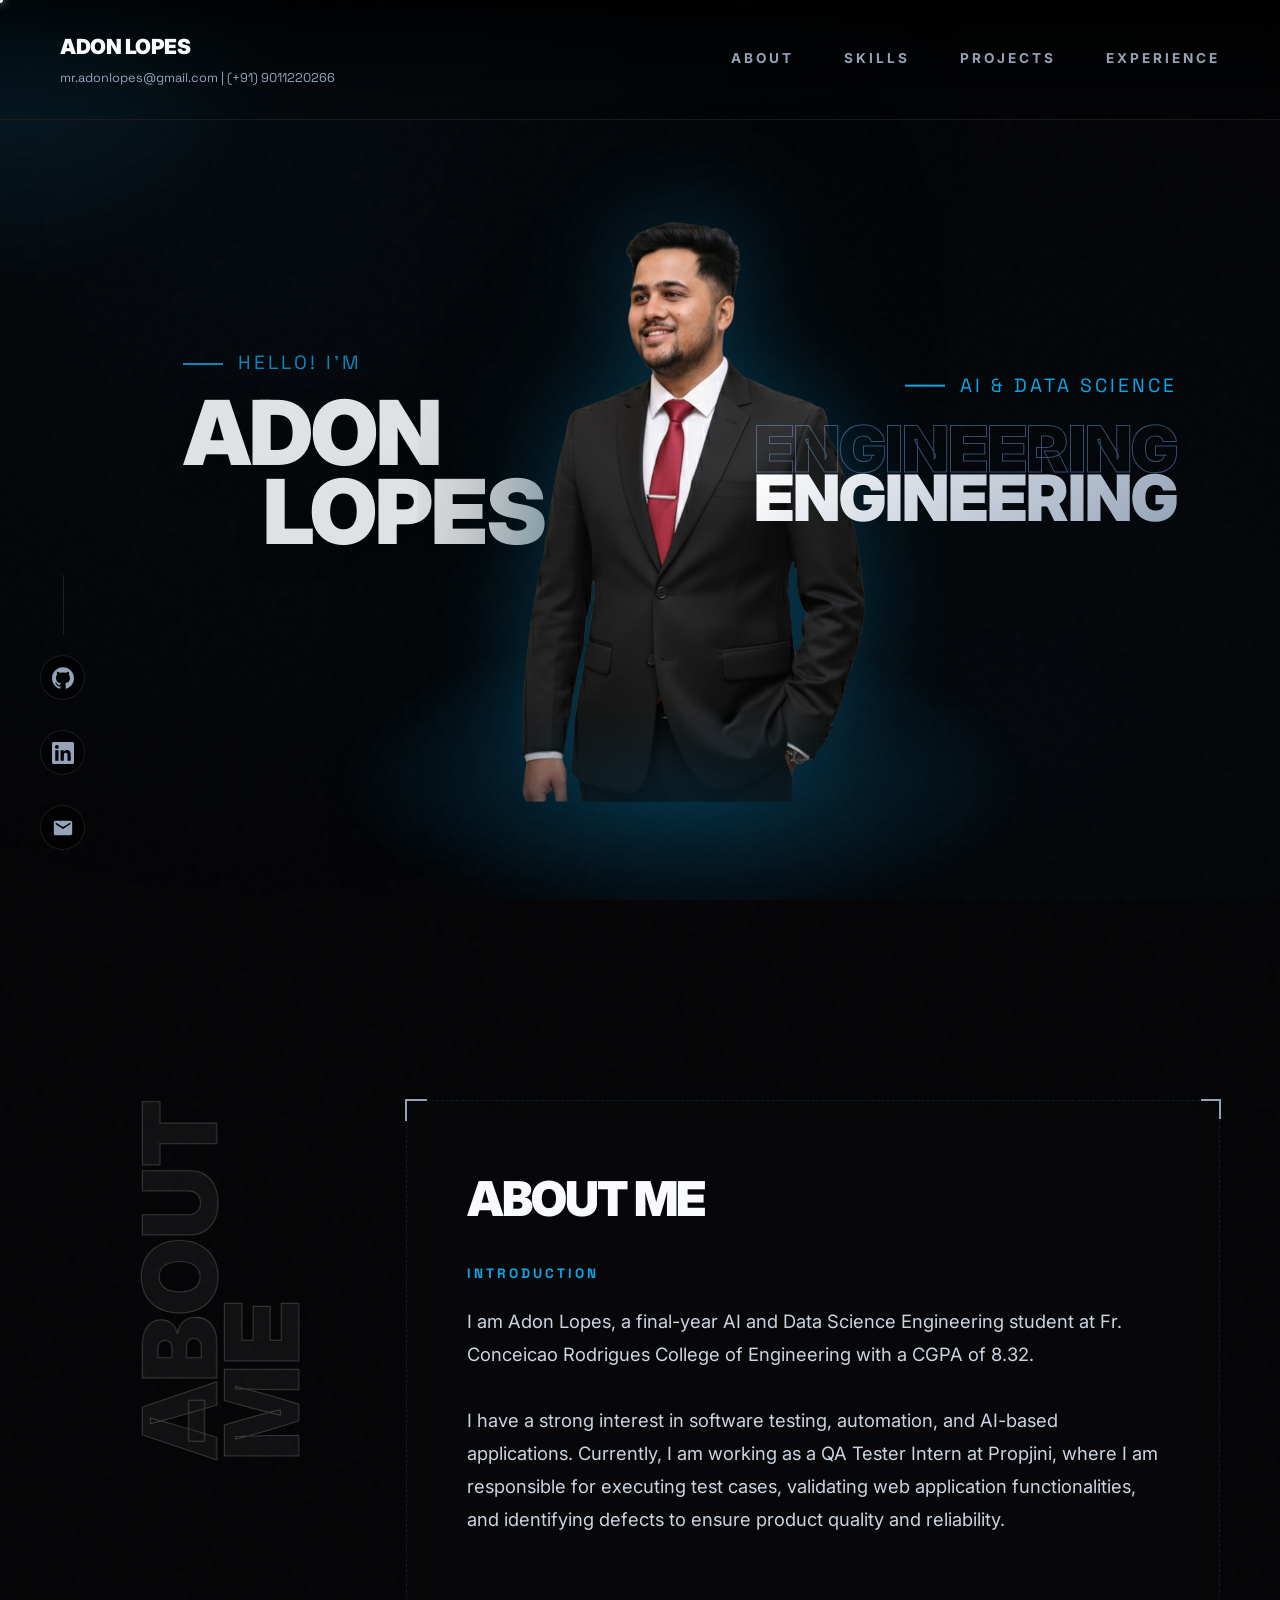
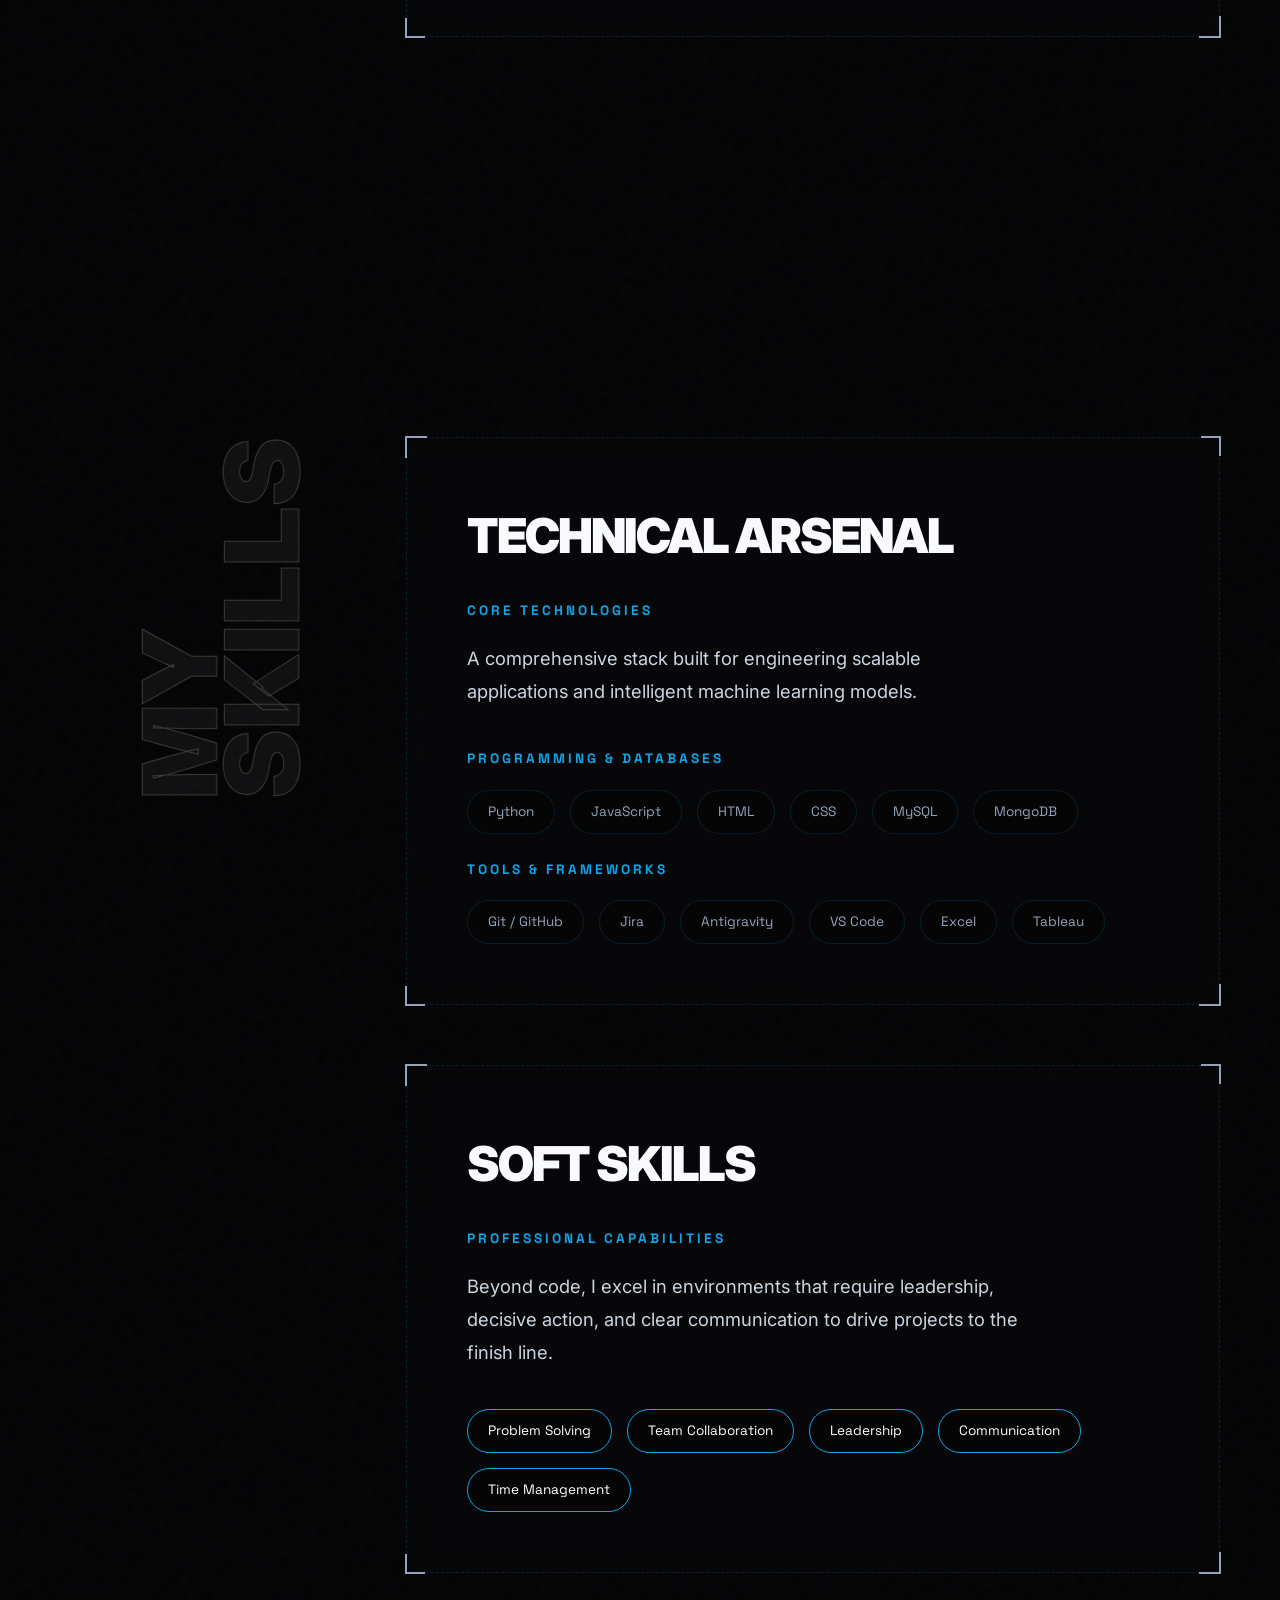
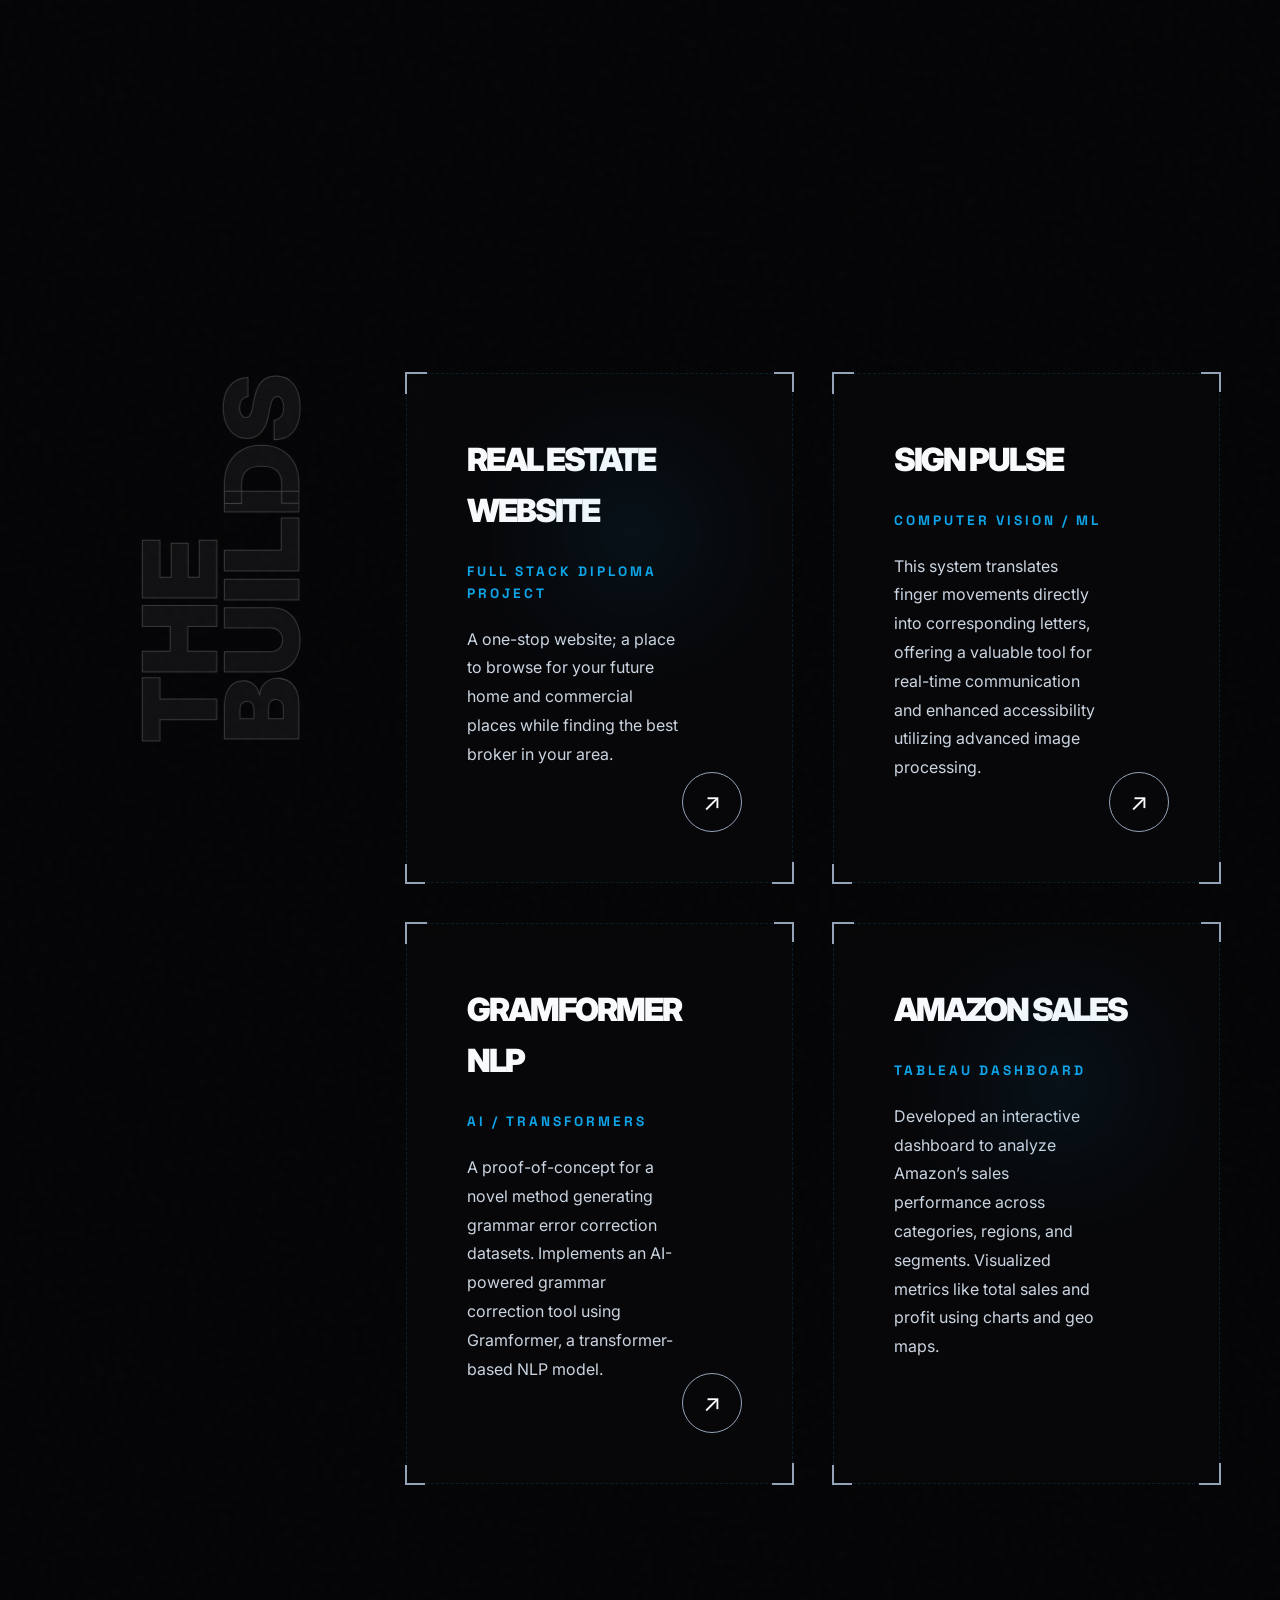
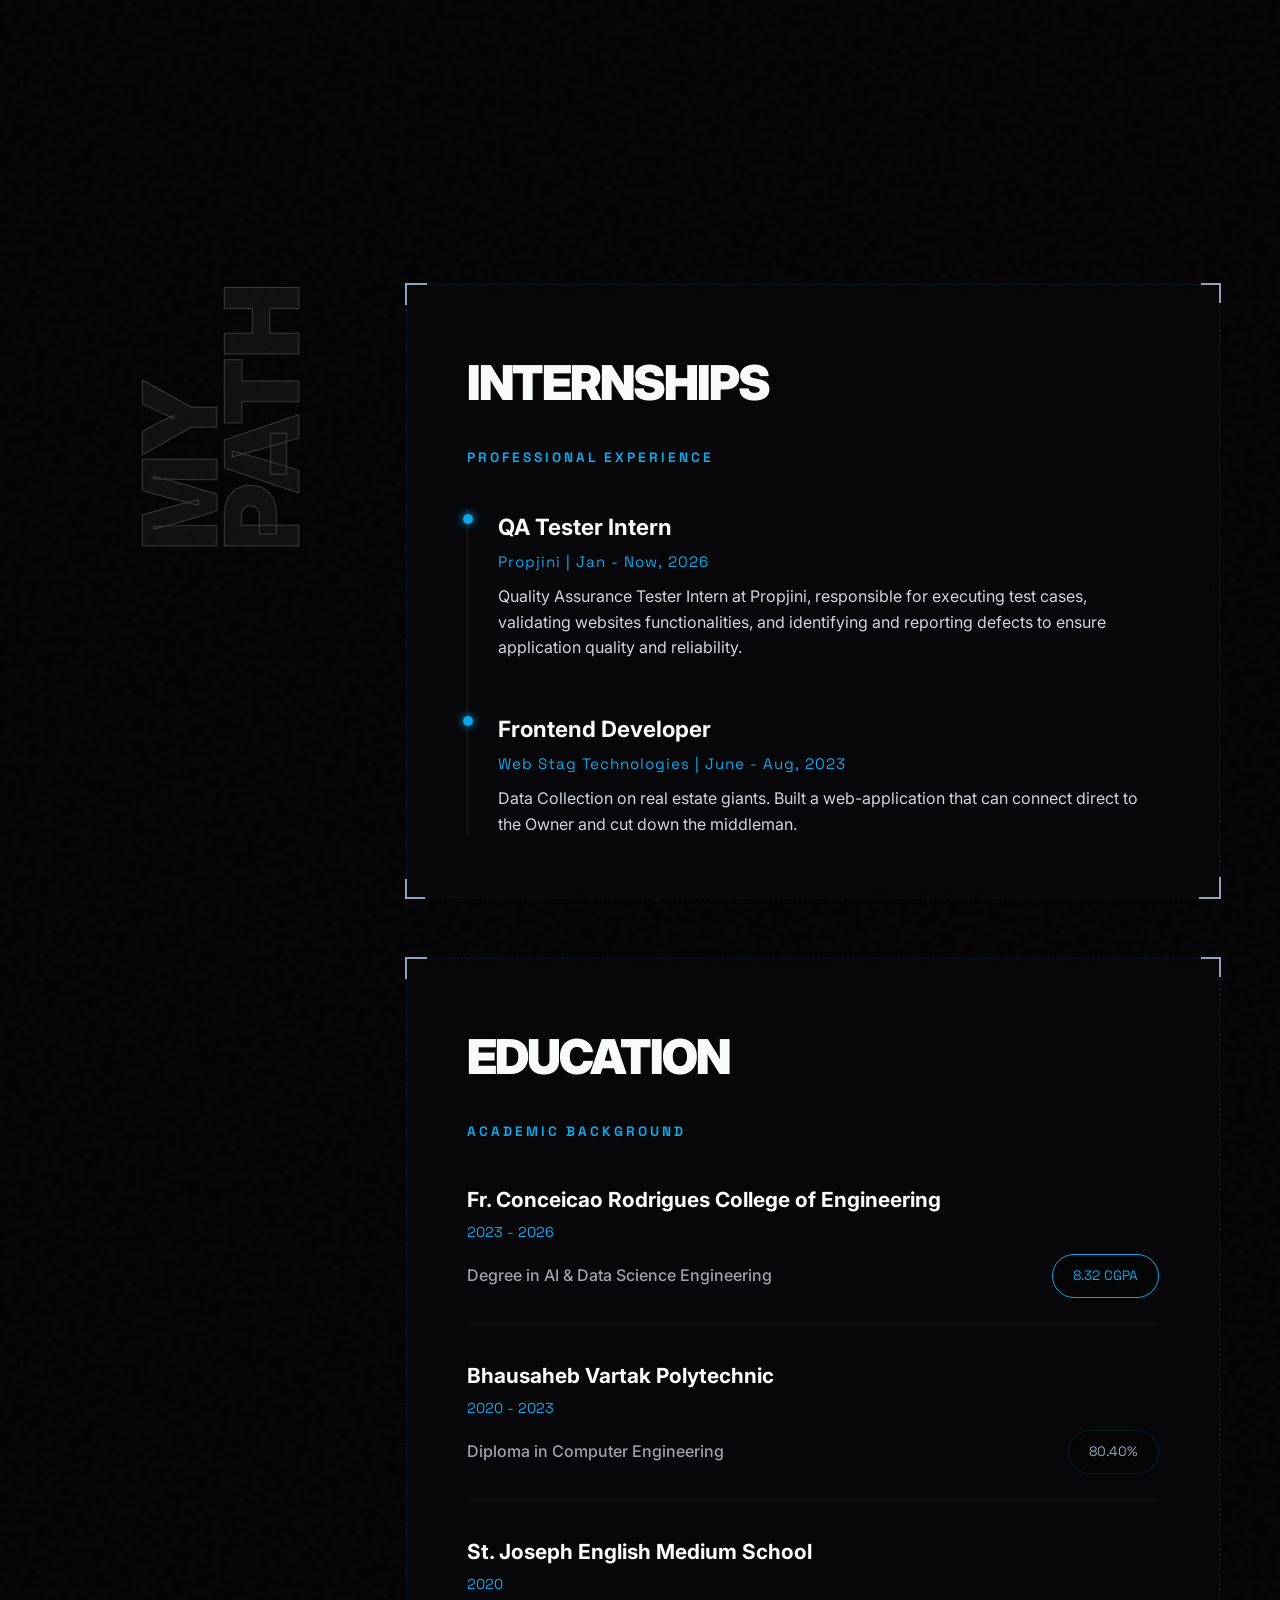
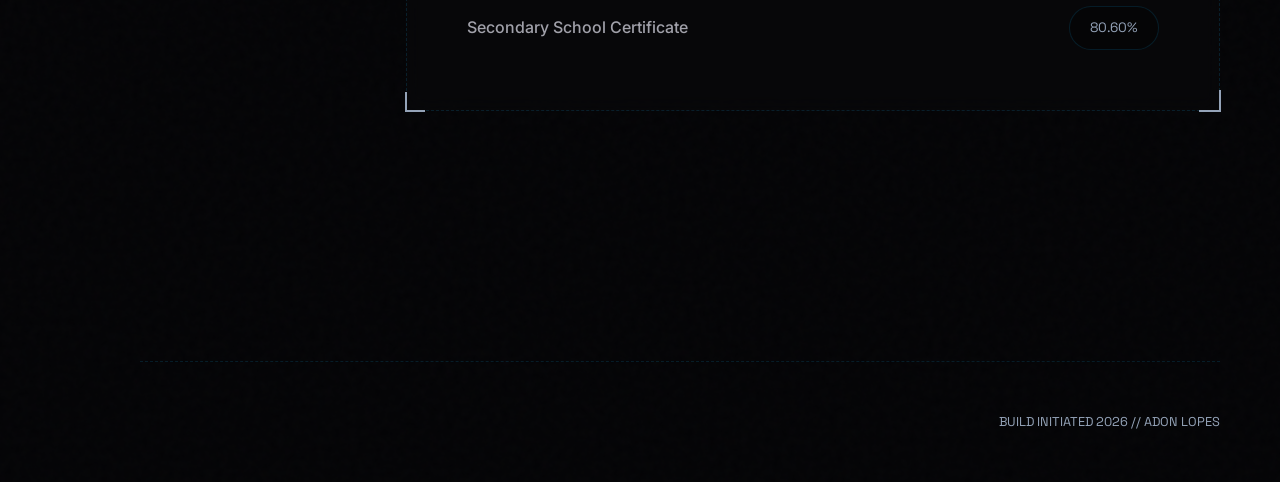
<file: index.html>
<!DOCTYPE html>
<html lang="en">

<head>
  <meta charset="UTF-8">
  <meta name="viewport" content="width=device-width, initial-scale=1.0">
  <title>Adon Lopes | Engineering & Design</title>
  <!-- Google Fonts for the modern, heavy typography -->
  <link
    href="https://fonts.googleapis.com/css2?family=Inter:wght@400;500;700;900&family=Space+Grotesk:wght@400;700&display=swap"
    rel="stylesheet">
  <link rel="stylesheet" href="style.css">
  <style>
    body.edit-mode-active * {
      cursor: auto !important;
    }
  </style>
</head>

<body>

  <!-- CUSTOM CURSOR -->
  <div id="cursor-glow"></div>
  <div id="cursor-dot"></div>

  <!-- AMBIENT BACKGROUND GLOWS -->
  <div class="ambient-glow glow-left"></div>
  <div class="ambient-glow glow-right"></div>

  <!-- HEADER / NAV -->
  <header style="border-bottom: 1px solid rgba(255, 255, 255, 0.1);">
    <div class="header-left" style="display: flex; flex-direction: column;">
      <div class="nav-brand">adon lopes</div>
      <div class="nav-contact" style="font-size: 0.8rem; font-family: 'Space Grotesk', monospace; margin-top: 5px;">
        <a href="mailto:mr.adonlopes@gmail.com" class="hover-target"
          style="color: var(--text-muted); text-decoration: none;">mr.adonlopes@gmail.com</a>
        <span style="color: var(--text-muted);"> | </span>
        <a href="tel:+919011220266" class="hover-target" style="color: var(--text-muted); text-decoration: none;">(+91)
          9011220266</a>
      </div>
    </div>
    <nav class="nav-links">
      <a href="#about" class="hover-target">About</a>
      <a href="#skills" class="hover-target">Skills</a>
      <a href="#projects" class="hover-target">Projects</a>
      <a href="#experience" class="hover-target">Experience</a>
    </nav>
  </header>

  <!-- FLOATING LEFT SOCIAL SIDEBAR -->
  <div class="social-sidebar">
    <a href="https://github.com/adonlopes" target="_blank" class="social-icon-wrapper hover-target">
      <svg class="social-icon" viewBox="0 0 24 24">
        <path
          d="M12 .297c-6.63 0-12 5.373-12 12 0 5.303 3.438 9.8 8.205 11.385.6.113.82-.258.82-.577 0-.285-.01-1.04-.015-2.04-3.338.724-4.042-1.61-4.042-1.61C4.422 18.07 3.633 17.7 3.633 17.7c-1.087-.744.084-.729.084-.729 1.205.084 1.838 1.236 1.838 1.236 1.07 1.835 2.809 1.305 3.495.998.108-.776.417-1.305.76-1.605-2.665-.3-5.466-1.332-5.466-5.93 0-1.31.465-2.38 1.235-3.22-.135-.303-.54-1.523.105-3.176 0 0 1.005-.322 3.3 1.23.96-.267 1.98-.399 3-.405 1.02.006 2.04.138 3 .405 2.28-1.552 3.285-1.23 3.285-1.23.645 1.653.24 2.873.12 3.176.765.84 1.23 1.91 1.23 3.22 0 4.61-2.805 5.625-5.475 5.92.42.36.81 1.096.81 2.22 0 1.606-.015 2.896-.015 3.286 0 .315.21.69.825.57C20.565 22.092 24 17.592 24 12.297c0-6.627-5.373-12-12-12" />
      </svg>
    </a>
    <a href="https://www.linkedin.com/in/adon-lopes-a5a648296/" target="_blank"
      class="social-icon-wrapper hover-target">
      <svg class="social-icon" viewBox="0 0 24 24">
        <path
          d="M20.447 20.452h-3.554v-5.569c0-1.328-.027-3.037-1.852-3.037-1.853 0-2.136 1.445-2.136 2.939v5.667H9.351V9h3.414v1.561h.046c.477-.9 1.637-1.85 3.37-1.85 3.601 0 4.267 2.37 4.267 5.455v6.286zM5.337 7.433c-1.144 0-2.063-.926-2.063-2.065 0-1.138.92-2.063 2.063-2.063 1.14 0 2.064.925 2.064 2.063 0 1.139-.925 2.065-2.064 2.065zm1.782 13.019H3.555V9h3.564v11.452zM22.225 0H1.771C.792 0 0 .774 0 1.729v20.542C0 23.227.792 24 1.771 24h20.451C23.2 24 24 23.227 24 22.271V1.729C24 .774 23.2 0 22.222 0h.003z" />
      </svg>
    </a>
    <a href="mailto:mr.adonlopes@gmail.com" class="social-icon-wrapper hover-target">
      <svg class="social-icon" viewBox="0 0 24 24">
        <path
          d="M20 4H4c-1.1 0-1.99.9-1.99 2L2 18c0 1.1.9 2 2 2h16c1.1 0 2-.9 2-2V6c0-1.1-.9-2-2-2zm0 4l-8 5-8-5V6l8 5 8-5v2z" />
      </svg>
    </a>
  </div>

  <!-- MAIN CONTENT -->
  <main>

    <!-- HERO -->
    <section class="hero" id="home"
      style="overflow: hidden; position: relative; display: flex; align-items: flex-end; justify-content: flex-start; padding: 0;">

      <!-- LAYER 1 (BACK): Name text behind the person -->
      <div
        style="position: absolute; left: 0; bottom: 0; width: 100%; height: 100%; display: flex; flex-direction: column; justify-content: center; padding-left: 4%; z-index: 1; pointer-events: none; user-select: none;">
        <div class="hero-pre-title" style="opacity: 0.8;">Hello! I'm</div>
        <div class="hero-title"
          style="font-size: clamp(3.5rem, 7vw, 8rem); line-height: 0.88; opacity: 0.9; letter-spacing: -2px;">
          ADON<br><span style="margin-left: 80px; display: inline-block;">LOPES</span></div>
      </div>

      <!-- LAYER 2 (MIDDLE): Person image — centered, bigger, cropped at bottom -->
      <div
        style="position: absolute; left: 50%; transform: translateX(-50%); bottom: 0; z-index: 2; display: flex; align-items: flex-end; height: 100%;">
        <!-- Glow under the feet -->
        <div
          style="position: absolute; bottom: -30px; left: 50%; transform: translateX(-50%); width: 700px; height: 300px;
                    background: radial-gradient(ellipse, rgba(14,165,233,0.25) 0%, transparent 70%); pointer-events: none;">
        </div>
        <img src="adon_hero.png" alt="Adon Lopes" id="hero-photo" style="height: 150vh; max-height: 920px; width: auto; object-fit: contain; object-position: bottom; display: block;
                 -webkit-mask-image: linear-gradient(to top, transparent 0%, black 22%, black 100%);
                 mask-image: linear-gradient(to top, transparent 0%, black 22%, black 100%);
                 filter: drop-shadow(0 0 50px rgba(14,165,233,0.3)) drop-shadow(0 -10px 80px rgba(0,0,0,0.6));">
      </div>

      <!-- LAYER 3 (FRONT): Role text, right side, on top of everything -->
      <div style="position: absolute; right: 4%; top: 50%; transform: translateY(-50%); z-index: 4; text-align: right;">
        <div class="hero-pre-title" style="justify-content: flex-end;">AI &amp; DATA SCIENCE</div>
        <div class="hero-role-outline" style="font-size: clamp(2.5rem, 5vw, 5.5rem);">ENGINEERING</div>
        <div class="hero-role-solid" style="font-size: clamp(2.5rem, 5vw, 5.5rem);">ENGINEERING</div>
      </div>

    </section>

    <!-- ABOUT ME -->
    <section id="about">
      <div class="section-title-vertical">ABOUT<br>ME</div>

      <div class="section-content">
        <div class="hud-card hover-target">
          <div class="corner-tr"></div>
          <div class="corner-bl"></div>

          <h3 class="hud-title">About Me</h3>
          <span class="hud-label">Introduction</span>
          <p class="hud-desc" style="max-width: 100%;">
            I am Adon Lopes, a final-year AI and Data Science Engineering student at Fr. Conceicao Rodrigues College of
            Engineering with a CGPA of 8.32.<br><br>
            I have a strong interest in software testing, automation, and AI-based applications. Currently, I am working
            as a QA Tester Intern at Propjini, where I am responsible for executing test cases, validating web
            application functionalities, and identifying defects to ensure product quality and reliability.
          </p>
        </div>
      </div>
    </section>

    <!-- WHAT I DO / SKILLS -->
    <section id="skills">
      <div class="section-title-vertical">MY<br>SKILLS</div>

      <div class="section-content">
        <!-- Technical Arsenal Card -->
        <div class="hud-card hover-target">
          <div class="corner-tr"></div>
          <div class="corner-bl"></div>

          <h3 class="hud-title">Technical Arsenal</h3>
          <span class="hud-label">Core Technologies</span>
          <p class="hud-desc">
            A comprehensive stack built for engineering scalable applications and intelligent machine learning models.
          </p>

          <span class="hud-label" style="margin-top: 30px;">Programming & Databases</span>
          <div class="skill-tray" style="margin-bottom: 25px;">
            <span class="hud-chip">Python</span>
            <span class="hud-chip">JavaScript</span>
            <span class="hud-chip">HTML</span>
            <span class="hud-chip">CSS</span>
            <span class="hud-chip">MySQL</span>
            <span class="hud-chip">MongoDB</span>
          </div>

          <span class="hud-label">Tools & Frameworks</span>
          <div class="skill-tray">
            <span class="hud-chip">Git / GitHub</span>
            <span class="hud-chip">Jira</span>
            <span class="hud-chip">Antigravity</span>
            <span class="hud-chip">VS Code</span>
            <span class="hud-chip">Excel</span>
            <span class="hud-chip">Tableau</span>
          </div>
        </div>

        <!-- Soft Skills Card -->
        <div class="hud-card hover-target">
          <div class="corner-tr"></div>
          <div class="corner-bl"></div>

          <h3 class="hud-title">Soft Skills</h3>
          <span class="hud-label">Professional Capabilities</span>
          <p class="hud-desc">
            Beyond code, I excel in environments that require leadership, decisive action, and clear communication to
            drive projects to the finish line.
          </p>

          <div class="skill-tray" style="margin-top: 30px;">
            <span class="hud-chip" style="border-color: var(--accent-blue); color: #fff;">Problem Solving</span>
            <span class="hud-chip" style="border-color: var(--accent-blue); color: #fff;">Team Collaboration</span>
            <span class="hud-chip" style="border-color: var(--accent-blue); color: #fff;">Leadership</span>
            <span class="hud-chip" style="border-color: var(--accent-blue); color: #fff;">Communication</span>
            <span class="hud-chip" style="border-color: var(--accent-blue); color: #fff;">Time Management</span>
          </div>
        </div>
      </div>
    </section>

    <!-- PROJECTS -->
    <section id="projects">
      <div class="section-title-vertical">THE<br>BUILDS</div>

      <div class="section-content grid-2" style="display: grid; grid-template-columns: repeat(2, 1fr); gap: 40px;">

        <!-- Project 1 -->
        <div class="hud-card hover-target">
          <div class="corner-tr"></div>
          <div class="corner-bl"></div>
          <div class="card-orb cyan"></div>

          <h3 class="hud-title" style="font-size: 2rem;">Real Estate Website</h3>
          <span class="hud-label">Full Stack Diploma Project</span>
          <p class="hud-desc" style="font-size: 1rem;">
            A one-stop website; a place to browse for your future home and commercial places while finding the best
            broker in your area.
          </p>
          <a href="https://github.com/adonlopes/Realestate-Website-" target="_blank" class="hud-btn hover-target">↗</a>
        </div>

        <!-- Project 2 -->
        <div class="hud-card hover-target">
          <div class="corner-tr"></div>
          <div class="corner-bl"></div>

          <h3 class="hud-title" style="font-size: 2rem;">Sign Pulse</h3>
          <span class="hud-label">Computer Vision / ML</span>
          <p class="hud-desc" style="font-size: 1rem;">
            This system translates finger movements directly into corresponding letters, offering a valuable tool for
            real-time communication and enhanced accessibility utilizing advanced image processing.
          </p>
          <a href="https://github.com/adonlopes/signLang" target="_blank" class="hud-btn hover-target">↗</a>
        </div>

        <!-- Project 3 -->
        <div class="hud-card hover-target">
          <div class="corner-tr"></div>
          <div class="corner-bl"></div>

          <h3 class="hud-title" style="font-size: 2rem;">Gramformer NLP</h3>
          <span class="hud-label">AI / Transformers</span>
          <p class="hud-desc" style="font-size: 1rem;">
            A proof-of-concept for a novel method generating grammar error correction datasets. Implements an AI-powered
            grammar correction tool using Gramformer, a transformer-based NLP model.
          </p>
          <a href="https://github.com/adonlopes/Grammer_Correction-using-NLP" target="_blank"
            class="hud-btn hover-target">↗</a>
        </div>

        <!-- Project 4 -->
        <div class="hud-card hover-target">
          <div class="corner-tr"></div>
          <div class="corner-bl"></div>
          <div class="card-orb cyan"></div>

          <h3 class="hud-title" style="font-size: 2rem;">Amazon Sales</h3>
          <span class="hud-label">Tableau Dashboard</span>
          <p class="hud-desc" style="font-size: 1rem;">
            Developed an interactive dashboard to analyze Amazon’s sales performance across categories, regions, and
            segments. Visualized metrics like total sales and profit using charts and geo maps.
          </p>
        </div>

      </div>
    </section>

    <!-- EDUCATION & EXPERIENCE TIMELINE -->
    <section id="experience">
      <div class="section-title-vertical">MY<br>PATH</div>

      <div class="section-content">

        <!-- INTERNSHIPS -->
        <div class="hud-card hover-target" style="padding-bottom: 60px;">
          <div class="corner-tr"></div>
          <div class="corner-bl"></div>

          <h3 class="hud-title">Internships</h3>
          <span class="hud-label">Professional Experience</span>

          <div style="margin-top: 40px; border-left: 1px solid var(--border-dashed); padding-left: 30px;">
            <div style="margin-bottom: 50px; position:relative;">
              <div
                style="position:absolute; width: 10px; height: 10px; background:var(--accent-blue); border-radius:50%; left:-35px; top:5px; box-shadow: 0 0 10px var(--accent-blue);">
              </div>
              <h4 style="font-size: 1.4rem; margin-bottom: 5px;">QA Tester Intern</h4>
              <p
                style="color: var(--accent-blue); font-family: 'Space Grotesk', monospace; font-size: 0.95rem; margin-bottom: 10px; letter-spacing: 1px;">
                Propjini | Jan - Now, 2026
              </p>
              <p style="color:#d1d5db; line-height: 1.6;">
                Quality Assurance Tester Intern at Propjini, responsible for executing test cases, validating websites
                functionalities, and identifying and reporting defects to ensure application quality and reliability.
              </p>
            </div>

            <div style="position:relative;">
              <div
                style="position:absolute; width: 10px; height: 10px; background:var(--accent-blue); border-radius:50%; left:-35px; top:5px; box-shadow: 0 0 10px var(--accent-blue);">
              </div>
              <h4 style="font-size: 1.4rem; margin-bottom: 5px;">Frontend Developer</h4>
              <p
                style="color: var(--accent-blue); font-family: 'Space Grotesk', monospace; font-size: 0.95rem; margin-bottom: 10px; letter-spacing: 1px;">
                Web Stag Technologies | June - Aug, 2023
              </p>
              <p style="color:#d1d5db; line-height: 1.6;">
                Data Collection on real estate giants. Built a web-application that can connect direct to the Owner and
                cut down the middleman.
              </p>
            </div>
          </div>
        </div>

        <!-- EDUCATION -->
        <div class="hud-card hover-target">
          <div class="corner-tr"></div>
          <div class="corner-bl"></div>

          <h3 class="hud-title">Education</h3>
          <span class="hud-label">Academic Background</span>

          <div style="margin-top: 40px; display:flex; flex-direction:column; gap:35px;">

            <div style="border-bottom: 1px solid rgba(255,255,255,0.05); padding-bottom: 25px;">
              <h4 style="font-size: 1.3rem; margin-bottom: 5px; color: #fff;">Fr. Conceicao Rodrigues College of
                Engineering</h4>
              <p
                style="color: var(--accent-blue); font-family: 'Space Grotesk', monospace; font-size: 0.9rem; margin-bottom: 10px;">
                2023 - 2026</p>
              <div style="display: flex; justify-content: space-between; align-items: center;">
                <p style="color: #a1a1aa; font-weight: 500;">Degree in AI & Data Science Engineering</p>
                <span class="hud-chip" style="border-color: var(--accent-blue); color: var(--accent-blue);">8.32
                  CGPA</span>
              </div>
            </div>

            <div style="border-bottom: 1px solid rgba(255,255,255,0.05); padding-bottom: 25px;">
              <h4 style="font-size: 1.3rem; margin-bottom: 5px; color: #fff;">Bhausaheb Vartak Polytechnic</h4>
              <p
                style="color: var(--accent-blue); font-family: 'Space Grotesk', monospace; font-size: 0.9rem; margin-bottom: 10px;">
                2020 - 2023</p>
              <div style="display: flex; justify-content: space-between; align-items: center;">
                <p style="color: #a1a1aa; font-weight: 500;">Diploma in Computer Engineering</p>
                <span class="hud-chip">80.40%</span>
              </div>
            </div>

            <div>
              <h4 style="font-size: 1.3rem; margin-bottom: 5px; color: #fff;">St. Joseph English Medium School</h4>
              <p
                style="color: var(--accent-blue); font-family: 'Space Grotesk', monospace; font-size: 0.9rem; margin-bottom: 10px;">
                2020</p>
              <div style="display: flex; justify-content: space-between; align-items: center;">
                <p style="color: #a1a1aa; font-weight: 500;">Secondary School Certificate</p>
                <span class="hud-chip">80.60%</span>
              </div>
            </div>

          </div>
        </div>

      </div>
    </section>

    <footer
      style="padding: 50px 0; border-top: 1px dashed var(--border-dashed); margin-top: 50px; text-align: right; font-family: 'Space Grotesk', monospace; color: var(--text-muted); font-size: 0.8rem;">
      BUILD INITIATED 2026 // ADON LOPES
    </footer>
  </main>

  <!-- SETTINGS / EDIT MODE BUTTON -->
  <button id="edit-mode-btn" class="hover-target"
    style="position: fixed; bottom: 30px; right: 30px; z-index: 1000; background: var(--accent-blue); color: #000; border: none; padding: 15px 25px; border-radius: 30px; font-weight: bold; font-family: 'Inter', sans-serif; cursor: pointer; box-shadow: 0 10px 20px rgba(0,0,0,0.5); display: none; align-items: center; gap: 10px; transition: var(--smooth);">
    <svg width="20" height="20" viewBox="0 0 24 24" fill="none" stroke="currentColor" stroke-width="2"
      stroke-linecap="round" stroke-linejoin="round">
      <circle cx="12" cy="12" r="3"></circle>
      <path
        d="M19.4 15a1.65 1.65 0 0 0 .33 1.82l.06.06a2 2 0 0 1 0 2.83 2 2 0 0 1-2.83 0l-.06-.06a1.65 1.65 0 0 0-1.82-.33 1.65 1.65 0 0 0-1 1.51V21a2 2 0 0 1-2 2 2 2 0 0 1-2-2v-.09A1.65 1.65 0 0 0 9 19.4a1.65 1.65 0 0 0-1.82.33l-.06.06a2 2 0 0 1-2.83 0 2 2 0 0 1 0-2.83l.06-.06a1.65 1.65 0 0 0 .33-1.82 1.65 1.65 0 0 0-1.51-1H3a2 2 0 0 1-2-2 2 2 0 0 1 2-2h.09A1.65 1.65 0 0 0 4.6 9a1.65 1.65 0 0 0-.33-1.82l-.06-.06a2 2 0 0 1 0-2.83 2 2 0 0 1 2.83 0l.06.06a1.65 1.65 0 0 0 1.82.33H9a1.65 1.65 0 0 0 1-1.51V3a2 2 0 0 1 2-2 2 2 0 0 1 2 2v.09a1.65 1.65 0 0 0 1 1.51 1.65 1.65 0 0 0 1.82-.33l.06-.06a2 2 0 0 1 2.83 0 2 2 0 0 1 0 2.83l-.06.06a1.65 1.65 0 0 0-.33 1.82V9a1.65 1.65 0 0 0 1.51 1H21a2 2 0 0 1 2 2 2 2 0 0 1-2 2h-.09a1.65 1.65 0 0 0-1.51 1z">
      </path>
    </svg>
    <span>Edit Website</span>
  </button>

  <div id="admin-panel"
    style="display: none; position: fixed; bottom: 90px; right: 30px; z-index: 1000; background: rgba(0,0,0,0.8); backdrop-filter: blur(10px); border: 1px solid var(--border-dashed); padding: 20px; border-radius: 15px; width: 300px; max-height: 70vh; overflow-y: auto;">
    <h3 style="margin-bottom: 15px; font-family: 'Space Grotesk', monospace; color: var(--accent-blue);">ADMIN PANEL
    </h3>
    <p style="font-size: 0.85rem; color: #cbd5e1; margin-bottom: 15px;">Click absolutely gracefully anywhere to edit
      everything directly (including Navigation and Links).</p>

    <div style="display: grid; grid-template-columns: 1fr 1fr; gap: 10px; margin-bottom: 10px;">
      <button id="add-project-btn"
        style="width: 100%; padding: 10px; background: rgba(255,255,255,0.1); border: 1px solid rgba(255,255,255,0.2); color: #fff; border-radius: 5px; cursor: pointer; transition: var(--smooth); font-size: 0.8rem;">+
        Project</button>
      <button id="add-experience-btn"
        style="width: 100%; padding: 10px; background: rgba(255,255,255,0.1); border: 1px solid rgba(255,255,255,0.2); color: #fff; border-radius: 5px; cursor: pointer; transition: var(--smooth); font-size: 0.8rem;">+
        Experience</button>
      <button id="add-skill-btn"
        style="width: 100%; padding: 10px; background: rgba(255,255,255,0.1); border: 1px solid rgba(255,255,255,0.2); color: #fff; border-radius: 5px; cursor: pointer; transition: var(--smooth); font-size: 0.8rem;">+
        Skill Chip</button>
      <button id="add-education-btn"
        style="width: 100%; padding: 10px; background: rgba(255,255,255,0.1); border: 1px solid rgba(255,255,255,0.2); color: #fff; border-radius: 5px; cursor: pointer; transition: var(--smooth); font-size: 0.8rem;">+
        Education</button>
    </div>

    <div style="height: 1px; background: rgba(255,255,255,0.1); margin: 15px 0;"></div>
    <button id="discard-btn"
      style="width: 100%; padding: 10px; background: rgba(234, 179, 8, 0.2); border: 1px solid rgba(234, 179, 8, 0.5); color: #eab308; border-radius: 5px; cursor: pointer; margin-bottom: 10px; transition: var(--smooth);">Discard
      Current Edits</button>
    <button id="reset-btn"
      style="width: 100%; padding: 10px; background: rgba(239,68,68,0.2); border: 1px solid rgba(239,68,68,0.5); color: #ef4444; border-radius: 5px; cursor: pointer; transition: var(--smooth);">Factory
      Reset Website</button>
  </div>

  <!-- CUSTOM CONFIRM MODAL -->
  <div id="custom-modal"
    style="display: none; position: fixed; inset: 0; background: rgba(0,0,0,0.85); z-index: 10000; align-items: center; justify-content: center; backdrop-filter: blur(8px);">
    <div
      style="background: #0a0a0a; border: 1px dashed var(--border-dashed); padding: 30px; border-radius: 12px; width: 400px; max-width: 90%; text-align: center; box-shadow: 0 20px 50px rgba(0,0,0,1);">
      <h3 style="color: #fff; font-family: 'Space Grotesk', monospace; margin-bottom: 25px; line-height: 1.4;"
        id="custom-modal-text">Are you sure?</h3>
      <div style="display: flex; gap: 15px; justify-content: center;">
        <button id="custom-modal-cancel"
          style="padding: 12px 25px; background: transparent; border: 1px solid #444; color: #cbd5e1; border-radius: 5px; cursor: pointer; font-family: 'Inter', sans-serif;">Cancel</button>
        <button id="custom-modal-confirm"
          style="padding: 12px 25px; background: #ef4444; border: 2px solid #ef4444; color: #fff; border-radius: 5px; cursor: pointer; font-family: 'Inter', sans-serif; font-weight: bold;">Confirm</button>
      </div>
    </div>
  </div>

  <!-- ADD PROJECT MODAL (with link fields) -->
  <div id="add-project-modal"
    style="display: none; position: fixed; inset: 0; background: rgba(0,0,0,0.85); z-index: 10000; align-items: center; justify-content: center; backdrop-filter: blur(8px);">
    <div
      style="background: #0a0a0a; border: 1px dashed var(--border-dashed); padding: 30px; border-radius: 12px; width: 460px; max-width: 95vw; box-shadow: 0 20px 50px rgba(0,0,0,1);">
      <h3 style="color: var(--accent-blue); font-family: 'Space Grotesk', monospace; margin-bottom: 20px;">+ Add New
        Project</h3>
      <div style="display: flex; flex-direction: column; gap: 12px;">
        <input id="proj-title" placeholder="Project Title"
          style="width: 100%; padding: 10px 14px; background: rgba(255,255,255,0.05); border: 1px solid rgba(255,255,255,0.15); color: #fff; border-radius: 6px; font-family: 'Inter', sans-serif; font-size: 0.95rem; box-sizing: border-box;">
        <input id="proj-category" placeholder="Category / Role (e.g. Full Stack, ML)"
          style="width: 100%; padding: 10px 14px; background: rgba(255,255,255,0.05); border: 1px solid rgba(255,255,255,0.15); color: #fff; border-radius: 6px; font-family: 'Inter', sans-serif; font-size: 0.95rem; box-sizing: border-box;">
        <textarea id="proj-desc" placeholder="Project description..." rows="3"
          style="width: 100%; padding: 10px 14px; background: rgba(255,255,255,0.05); border: 1px solid rgba(255,255,255,0.15); color: #fff; border-radius: 6px; font-family: 'Inter', sans-serif; font-size: 0.95rem; resize: vertical; box-sizing: border-box;"></textarea>
        <input id="proj-github" placeholder="GitHub URL (optional)"
          style="width: 100%; padding: 10px 14px; background: rgba(255,255,255,0.05); border: 1px solid rgba(255,255,255,0.15); color: #fff; border-radius: 6px; font-family: 'Inter', sans-serif; font-size: 0.95rem; box-sizing: border-box;">
        <input id="proj-live" placeholder="Live Demo URL (optional)"
          style="width: 100%; padding: 10px 14px; background: rgba(255,255,255,0.05); border: 1px solid rgba(255,255,255,0.15); color: #fff; border-radius: 6px; font-family: 'Inter', sans-serif; font-size: 0.95rem; box-sizing: border-box;">
      </div>
      <div style="display: flex; gap: 12px; margin-top: 20px; justify-content: flex-end;">
        <button id="proj-modal-cancel"
          style="padding: 10px 22px; background: transparent; border: 1px solid #444; color: #cbd5e1; border-radius: 5px; cursor: pointer; font-family: 'Inter', sans-serif;">Cancel</button>
        <button id="proj-modal-add"
          style="padding: 10px 22px; background: var(--accent-blue); border: none; color: #000; border-radius: 5px; cursor: pointer; font-family: 'Inter', sans-serif; font-weight: bold;">Add
          Project</button>
      </div>
    </div>
  </div>

  <!-- EDIT LINK MODAL -->
  <div id="edit-link-modal"
    style="display: none; position: fixed; inset: 0; background: rgba(0,0,0,0.85); z-index: 10000; align-items: center; justify-content: center; backdrop-filter: blur(8px);">
    <div
      style="background: #0a0a0a; border: 1px dashed var(--border-dashed); padding: 30px; border-radius: 12px; width: 420px; max-width: 95vw; box-shadow: 0 20px 50px rgba(0,0,0,1);">
      <h3 style="color: var(--accent-blue); font-family: 'Space Grotesk', monospace; margin-bottom: 20px;">Edit Project
        Link</h3>
      <input id="edit-link-url" placeholder="https://github.com/..."
        style="width: 100%; padding: 10px 14px; background: rgba(255,255,255,0.05); border: 1px solid rgba(255,255,255,0.15); color: #fff; border-radius: 6px; font-family: 'Inter', sans-serif; font-size: 0.95rem; box-sizing: border-box;">
      <div style="display: flex; gap: 12px; margin-top: 16px; justify-content: flex-end;">
        <button id="edit-link-cancel"
          style="padding: 10px 22px; background: transparent; border: 1px solid #444; color: #cbd5e1; border-radius: 5px; cursor: pointer; font-family: 'Inter', sans-serif;">Cancel</button>
        <button id="edit-link-save"
          style="padding: 10px 22px; background: var(--accent-blue); border: none; color: #000; border-radius: 5px; cursor: pointer; font-family: 'Inter', sans-serif; font-weight: bold;">Save
          Link</button>
      </div>
    </div>
  </div>

  <!-- INTERACTIVITY SCRIPTS -->
  <script>
    // --- CURSOR TRACKING LOGIC ---
    const dot = document.getElementById('cursor-dot');
    const glow = document.getElementById('cursor-glow');
    const hoverTargets = document.querySelectorAll('.hover-target, a');

    let mouseX = window.innerWidth / 2;
    let mouseY = window.innerHeight / 2;

    window.addEventListener('mousemove', (e) => {
      mouseX = e.clientX;
      mouseY = e.clientY;

      // Move small dot exactly with cursor
      dot.style.left = `${mouseX}px`;
      dot.style.top = `${mouseY}px`;

      // Move the large background glow smoothly
      glow.style.left = `${mouseX}px`;
      glow.style.top = `${mouseY}px`;
    });

    // Add magnetic scale effect on interactive links
    hoverTargets.forEach(target => {
      target.addEventListener('mouseenter', () => {
        dot.style.transform = 'translate(-50%, -50%) scale(3)';
        dot.style.backgroundColor = 'var(--accent-blue)';
        glow.style.background = 'radial-gradient(circle, rgba(14,165,233,0.2) 0%, rgba(0,0,0,0) 60%)';
      });
      target.addEventListener('mouseleave', () => {
        dot.style.transform = 'translate(-50%, -50%) scale(1)';
        dot.style.backgroundColor = 'var(--text-main)';
        glow.style.background = 'radial-gradient(circle, var(--accent-glow) 0%, rgba(0,0,0,0) 60%)';
      });
    });

    // --- 3D PARALLAX EFFECT FOR AVATAR ---
    const heroContainer = document.querySelector('.hero');
    const avatar = document.getElementById('hero-avatar');

    if (avatar) {
      heroContainer.addEventListener('mousemove', (e) => {
        const rect = heroContainer.getBoundingClientRect();
        // Calculate mouse position relative to the center of the hero section
        const x = e.clientX - rect.left - rect.width / 2;
        const y = e.clientY - rect.top - rect.height / 2;

        // Max degrees of tilt
        const maxTilt = 25;

        // Generate rotations
        const rotateX = -(y / (rect.height / 2)) * maxTilt;
        const rotateY = (x / (rect.width / 2)) * maxTilt;

        // Apply 3D transform with slight scale
        avatar.style.transform = `rotateX(${rotateX}deg) rotateY(${rotateY}deg) scale(1.05)`;

        // Holographic 3D Depth Illusion (Glitch separated channels)
        avatar.style.filter = `
                  drop-shadow(${rotateY * 0.5}px ${rotateX * -0.5}px 0px rgba(0, 255, 255, 0.4)) 
                  drop-shadow(${rotateY * -0.5}px ${rotateX * 0.5}px 0px rgba(255, 0, 255, 0.4))
                  drop-shadow(0 20px 40px rgba(0,0,0,0.6))
              `;
      });

      heroContainer.addEventListener('mouseleave', () => {
        // Smoothly snap back to origin
        avatar.style.transform = `rotateX(0deg) rotateY(0deg) scale(1)`;
        avatar.style.filter = `drop-shadow(0 30px 50px rgba(0,0,0,0.8))`;
      });
    }

    // Grid responsiveness via JS in case media queries are missed
    function updateGrid() {
      const grid = document.querySelector('.grid-2');
      if (grid) {
        if (window.innerWidth <= 1024) {
          grid.style.gridTemplateColumns = '1fr';
        } else {
          grid.style.gridTemplateColumns = 'repeat(2, 1fr)';
        }
      }
    }
    window.addEventListener('resize', updateGrid);
    updateGrid();

    // --- LIVE EDIT / CMS LOGIC ---
    const editBtn = document.getElementById('edit-mode-btn');
    const adminPanel = document.getElementById('admin-panel');
    const mainContent = document.querySelector('main');
    let isEditMode = false;
    let sessionBackupMain = '';
    let sessionBackupHeader = '';

    // Using a new cache key (v4 clears old stale caches that hid the hero image)
    const CACHE_KEY = 'adonWebsiteState_v4';

    // Modal UI Handlers
    let modalConfirmCallback = null;
    const customModal = document.getElementById('custom-modal');
    const customModalText = document.getElementById('custom-modal-text');

    function showConfirm(message, callback) {
      customModalText.innerText = message;
      modalConfirmCallback = callback;
      customModal.style.display = 'flex';
      isEditMode = false;
    }

    document.getElementById('custom-modal-cancel').addEventListener('click', () => {
      customModal.style.display = 'none';
      modalConfirmCallback = null;
      if (document.body.classList.contains('edit-mode-active')) isEditMode = true;
    });

    document.getElementById('custom-modal-confirm').addEventListener('click', () => {
      customModal.style.display = 'none';
      if (modalConfirmCallback) modalConfirmCallback();
      modalConfirmCallback = null;
      if (document.body.classList.contains('edit-mode-active')) isEditMode = true;
    });

    // Load saved content from localStorage — restore only content sections, NEVER the hero
    // (restoring full <main> would wipe the hero photo img tag)
    const savedMain = localStorage.getItem(CACHE_KEY + '_main');
    const savedHeader = localStorage.getItem(CACHE_KEY + '_header');

    if (savedMain) {
      // Parse the saved HTML and restore only the content sections individually
      const parser = new DOMParser();
      const savedDoc = parser.parseFromString('<main>' + savedMain + '</main>', 'text/html');
      ['about', 'skills', 'projects', 'experience'].forEach(id => {
        const savedSection = savedDoc.getElementById(id);
        const liveSection = document.getElementById(id);
        if (savedSection && liveSection) {
          liveSection.innerHTML = savedSection.innerHTML;
        }
      });
      // Also restore footer
      const savedFooter = savedDoc.querySelector('footer');
      const liveFooter = document.querySelector('main footer');
      if (savedFooter && liveFooter) liveFooter.innerHTML = savedFooter.innerHTML;
    }
    if (savedHeader) document.querySelector('header').innerHTML = savedHeader;

    // Prevent links from redirecting while edit mode is active
    document.addEventListener('click', (e) => {
      if (isEditMode && e.target.closest('a') && !e.target.closest('#admin-panel')) {
        e.preventDefault();
      }
    });

    function saveChanges() {
      // Temporarily remove contenteditable and outlines before saving globally
      const elements = document.querySelectorAll('[contenteditable]');
      elements.forEach(el => {
        el.removeAttribute('contenteditable');
        el.style.outline = 'none';
        el.style.padding = '0';
        el.style.cursor = '';
      });
      removeDeleteButtons(); // Prevents baking delete buttons into the DOM snapshot
      localStorage.setItem(CACHE_KEY + '_main', document.querySelector('main').innerHTML);
      localStorage.setItem(CACHE_KEY + '_header', document.querySelector('header').innerHTML);
    }

    function injectDeleteButtons() {
      const deletableBlocks = document.querySelectorAll('.hud-card, .hud-chip, #experience > div > div > div > div[style*="position:relative"], #experience > div > div > div > div > div[style*="border-bottom"]');
      deletableBlocks.forEach(block => {
        if (!block.querySelector('.block-delete-btn')) {
          const delBtn = document.createElement('span');
          delBtn.className = 'block-delete-btn hover-target';
          delBtn.innerHTML = '×';
          delBtn.style.cssText = 'position: absolute; top: -10px; right: -10px; background: #ef4444; color: white; border: none; width: 22px; height: 22px; border-radius: 50%; cursor: pointer; font-weight: bold; font-family: Arial, sans-serif; z-index: 999; display: flex; justify-content: center; align-items: center; padding-bottom: 2px; box-shadow: 0 4px 10px rgba(0,0,0,0.5); font-size: 14px; line-height: 1;';

          if (window.getComputedStyle(block).position === 'static') {
            block.style.position = 'relative';
          }

          delBtn.onclick = function (e) {
            e.preventDefault();
            e.stopPropagation();
            showConfirm('Permanently delete this element block? This cannot be undone once saved.', () => {
              block.remove();
            });
          };
          block.appendChild(delBtn);
        }
      });
    }

    function removeDeleteButtons() {
      document.querySelectorAll('.block-delete-btn').forEach(btn => btn.remove());
    }

    function toggleEditState(state) {
      if (state) {
        document.body.classList.add('edit-mode-active');
        injectDeleteButtons();
      } else {
        document.body.classList.remove('edit-mode-active');
        removeDeleteButtons();
      }

      // Broadly select almost ALL texts on the page natively
      const editableElements = document.querySelectorAll('h1, h2, h3, h4, h5, h6, p, span, a, .nav-brand, .hero-title, .hero-pre-title, .hero-role-outline, .hero-role-solid, .section-title-vertical, div.nav-contact, footer');

      editableElements.forEach(el => {
        // Skip svgs, specific buttons, and admin panel children from being made destructively editable
        if (!el.querySelector('svg') && !el.classList.contains('hud-btn') && !el.closest('#admin-panel')) {
          if (state) {
            el.setAttribute('contenteditable', 'true');
            el.style.outline = '1px dashed var(--accent-blue)';
            el.style.padding = '2px';
            el.style.cursor = 'text';
          } else {
            el.removeAttribute('contenteditable');
            el.style.outline = 'none';
            el.style.padding = '0';
            el.style.cursor = '';
          }
        }
      });
    }

    editBtn.addEventListener('click', () => {
      isEditMode = !isEditMode;
      if (isEditMode) {
        // Entering edit mode
        sessionBackupMain = mainContent.innerHTML;
        sessionBackupHeader = document.querySelector('header').innerHTML;
        adminPanel.style.display = 'block';
        editBtn.innerHTML = `
          <svg width="20" height="20" viewBox="0 0 24 24" fill="none" stroke="currentColor" stroke-width="2" stroke-linecap="round" stroke-linejoin="round">
            <path d="M19 21H5a2 2 0 0 1-2-2V5a2 2 0 0 1 2-2h11l5 5v11a2 2 0 0 1-2 2z"></path><polyline points="17 21 17 13 7 13 7 21"></polyline><polyline points="7 3 7 8 15 8"></polyline>
          </svg>
          <span>Save & Exit</span>`;
        editBtn.style.background = '#22c55e'; // Green when saving
        toggleEditState(true);
      } else {
        // Exiting edit mode
        adminPanel.style.display = 'none';
        editBtn.innerHTML = `
          <svg width="20" height="20" viewBox="0 0 24 24" fill="none" stroke="currentColor" stroke-width="2" stroke-linecap="round" stroke-linejoin="round">
            <circle cx="12" cy="12" r="3"></circle>
            <path d="M19.4 15a1.65 1.65 0 0 0 .33 1.82l.06.06a2 2 0 0 1 0 2.83 2 2 0 0 1-2.83 0l-.06-.06a1.65 1.65 0 0 0-1.82-.33 1.65 1.65 0 0 0-1 1.51V21a2 2 0 0 1-2 2 2 2 0 0 1-2-2v-.09A1.65 1.65 0 0 0 9 19.4a1.65 1.65 0 0 0-1.82.33l-.06.06a2 2 0 0 1-2.83 0 2 2 0 0 1 0-2.83l.06-.06a1.65 1.65 0 0 0 .33-1.82 1.65 1.65 0 0 0-1.51-1H3a2 2 0 0 1-2-2 2 2 0 0 1 2-2h.09A1.65 1.65 0 0 0 4.6 9a1.65 1.65 0 0 0-.33-1.82l-.06-.06a2 2 0 0 1 0-2.83 2 2 0 0 1 2.83 0l.06.06a1.65 1.65 0 0 0 1.82.33H9a1.65 1.65 0 0 0 1-1.51V3a2 2 0 0 1 2-2 2 2 0 0 1 2 2v.09a1.65 1.65 0 0 0 1 1.51 1.65 1.65 0 0 0 1.82-.33l.06-.06a2 2 0 0 1 2.83 0 2 2 0 0 1 0 2.83l-.06.06a1.65 1.65 0 0 0-.33 1.82V9a1.65 1.65 0 0 0 1.51 1H21a2 2 0 0 1 2 2 2 2 0 0 1-2 2h-.09a1.65 1.65 0 0 0-1.51 1z"></path>
          </svg>
          <span>Edit Website</span>`;
        editBtn.style.background = 'var(--accent-blue)';
        toggleEditState(false);
        saveChanges();
      }
    });

    // --- ADD PROJECT MODAL ---
    const addProjectModal = document.getElementById('add-project-modal');
    document.getElementById('add-project-btn').addEventListener('click', () => {
      // Clear fields
      ['proj-title', 'proj-category', 'proj-desc', 'proj-github', 'proj-live'].forEach(id => document.getElementById(id).value = '');
      addProjectModal.style.display = 'flex';
    });
    document.getElementById('proj-modal-cancel').addEventListener('click', () => { addProjectModal.style.display = 'none'; });
    document.getElementById('proj-modal-add').addEventListener('click', () => {
      const title = document.getElementById('proj-title').value || 'New Project';
      const cat = document.getElementById('proj-category').value || 'Category';
      const desc = document.getElementById('proj-desc').value || 'Project description.';
      const gh = document.getElementById('proj-github').value;
      const live = document.getElementById('proj-live').value;

      let linksHTML = '';
      if (gh) linksHTML += `<a href="${gh}" target="_blank" class="hud-btn hover-target" title="GitHub">⬡ GitHub</a>`;
      if (live) linksHTML += `<a href="${live}" target="_blank" class="hud-btn hover-target" title="Live Demo" style="margin-left:8px;">↗ Live</a>`;
      if (!gh && !live) linksHTML = `<a href="#" target="_blank" class="hud-btn hover-target">↗</a>`;

      const projectsGrid = document.querySelector('.grid-2');
      if (projectsGrid) {
        const newProject = document.createElement('div');
        newProject.className = 'hud-card hover-target';
        newProject.innerHTML = `
          <div class="corner-tr"></div>
          <div class="corner-bl"></div>
          <h3 class="hud-title" style="font-size: 2rem;">${title}</h3>
          <span class="hud-label">${cat}</span>
          <p class="hud-desc" style="font-size: 1rem;">${desc}</p>
          <div style="display:flex; gap:8px; flex-wrap:wrap;">${linksHTML}</div>
        `;
        projectsGrid.appendChild(newProject);
        if (isEditMode) { toggleEditState(true); injectDeleteButtons(); }
      }
      addProjectModal.style.display = 'none';
    });

    // --- EDIT LINK MODAL (clicking ↗ buttons in edit mode) ---
    const editLinkModal = document.getElementById('edit-link-modal');
    let currentLinkTarget = null;
    document.getElementById('edit-link-cancel').addEventListener('click', () => { editLinkModal.style.display = 'none'; });
    document.getElementById('edit-link-save').addEventListener('click', () => {
      if (currentLinkTarget) {
        const newUrl = document.getElementById('edit-link-url').value.trim();
        if (newUrl) currentLinkTarget.href = newUrl;
      }
      editLinkModal.style.display = 'none';
    });

    // Intercept .hud-btn link clicks in edit mode to open the URL editor
    document.addEventListener('click', (e) => {
      if (isEditMode && e.target.closest('.hud-btn') && !e.target.closest('#admin-panel')) {
        e.preventDefault();
        e.stopPropagation();
        currentLinkTarget = e.target.closest('.hud-btn');
        document.getElementById('edit-link-url').value = currentLinkTarget.href === location.href ? '' : currentLinkTarget.href;
        editLinkModal.style.display = 'flex';
      }
    });

    document.getElementById('add-experience-btn').addEventListener('click', () => {
      const expContainer = document.querySelector('#experience .hud-card > div[style*="border-left"]');
      if (expContainer) {
        const newExp = document.createElement('div');
        newExp.style.marginBottom = '50px';
        newExp.style.position = 'relative';
        newExp.innerHTML = `
          <div style="position:absolute; width: 10px; height: 10px; background:var(--accent-blue); border-radius:50%; left:-35px; top:5px; box-shadow: 0 0 10px var(--accent-blue);"></div>
          <h4 style="font-size: 1.4rem; margin-bottom: 5px;" contenteditable="true">New Job Title</h4>
          <p style="color: var(--accent-blue); font-family: 'Space Grotesk', monospace; font-size: 0.95rem; margin-bottom: 10px; letter-spacing: 1px;" contenteditable="true">
            Company | Start - End Date
          </p>
          <p style="color:#d1d5db; line-height: 1.6;" contenteditable="true">
            Describe your responsibilities and achievements here.
          </p>
        `;
        expContainer.insertBefore(newExp, expContainer.firstChild);
        // Automatically make sure the newly added experience is editable immediately
        if (isEditMode) {
          toggleEditState(true);
        }
      }
    });

    document.getElementById('add-skill-btn').addEventListener('click', () => {
      const skillsTrays = document.querySelectorAll('.skill-tray');
      if (skillsTrays.length > 0) {
        // Add to the first skill tray (Programming & Databases)
        const newSkill = document.createElement('span');
        newSkill.className = 'hud-chip';
        newSkill.textContent = 'New Skill';
        skillsTrays[0].appendChild(newSkill);
        if (isEditMode) toggleEditState(true);
      }
    });

    document.getElementById('add-education-btn').addEventListener('click', () => {
      const eduCards = document.querySelectorAll('#experience .hud-card');
      if (eduCards.length > 1) {
        // The second card in the experience section is Education
        const eduContainer = eduCards[1].querySelector('div[style*="margin-top: 40px"]');
        if (eduContainer) {
          const newEdu = document.createElement('div');
          newEdu.style.borderBottom = '1px solid rgba(255,255,255,0.05)';
          newEdu.style.paddingBottom = '25px';
          newEdu.innerHTML = `
              <h4 style="font-size: 1.3rem; margin-bottom: 5px; color: #fff;" contenteditable="true">New Institute Name</h4>
              <p style="color: var(--accent-blue); font-family: 'Space Grotesk', monospace; font-size: 0.9rem; margin-bottom: 10px;" contenteditable="true">Start Year - End Year</p>
              <div style="display: flex; justify-content: space-between; align-items: center;">
                <p style="color: #a1a1aa; font-weight: 500;" contenteditable="true">Degree / Certification Title</p>
                <span class="hud-chip" contenteditable="true">Score</span>
              </div>
          `;
          eduContainer.insertBefore(newEdu, eduContainer.firstChild);
          if (isEditMode) {
            toggleEditState(true);
            injectDeleteButtons();
          }
        }
      }
    });

    document.getElementById('discard-btn').addEventListener('click', () => {
      showConfirm('Are you sure you want to discard your edits from this session? Your page will revert to how it looked immediately before you pressed Edit.', () => {
        // Revert page structure locally
        mainContent.innerHTML = sessionBackupMain;
        document.querySelector('header').innerHTML = sessionBackupHeader;
        // Turn off edit mode styling
        isEditMode = false;
        adminPanel.style.display = 'none';
        editBtn.innerHTML = `
          <svg width="20" height="20" viewBox="0 0 24 24" fill="none" stroke="currentColor" stroke-width="2" stroke-linecap="round" stroke-linejoin="round">
            <circle cx="12" cy="12" r="3"></circle>
            <path d="M19.4 15a1.65 1.65 0 0 0 .33 1.82l.06.06a2 2 0 0 1 0 2.83 2 2 0 0 1-2.83 0l-.06-.06a1.65 1.65 0 0 0-1.82-.33 1.65 1.65 0 0 0-1 1.51V21a2 2 0 0 1-2 2 2 2 0 0 1-2-2v-.09A1.65 1.65 0 0 0 9 19.4a1.65 1.65 0 0 0-1.82.33l-.06.06a2 2 0 0 1-2.83 0 2 2 0 0 1 0-2.83l.06-.06a1.65 1.65 0 0 0 .33-1.82 1.65 1.65 0 0 0-1.51-1H3a2 2 0 0 1-2-2 2 2 0 0 1 2-2h.09A1.65 1.65 0 0 0 4.6 9a1.65 1.65 0 0 0-.33-1.82l-.06-.06a2 2 0 0 1 0-2.83 2 2 0 0 1 2.83 0l.06.06a1.65 1.65 0 0 0 1.82.33H9a1.65 1.65 0 0 0 1-1.51V3a2 2 0 0 1 2-2 2 2 0 0 1 2 2v.09a1.65 1.65 0 0 0 1 1.51 1.65 1.65 0 0 0 1.82-.33l.06-.06a2 2 0 0 1 2.83 0 2 2 0 0 1 0 2.83l-.06.06a1.65 1.65 0 0 0-.33 1.82V9a1.65 1.65 0 0 0 1.51 1H21a2 2 0 0 1 2 2 2 2 0 0 1-2 2h-.09a1.65 1.65 0 0 0-1.51 1z"></path>
          </svg>
          <span>Edit Website</span>`;
        editBtn.style.background = 'var(--accent-blue)';
        document.body.classList.remove('edit-mode-active');
        removeDeleteButtons();
      });
    });

    document.getElementById('reset-btn').addEventListener('click', () => {
      showConfirm('WARNING: Factory Reset will completely wipe ALL changes forever. Proceed?', () => {
        localStorage.removeItem(CACHE_KEY + '_main');
        localStorage.removeItem(CACHE_KEY + '_header');
        // Force fully reload from server/disk securely avoiding protocol failures
        window.location.reload();
      });
    });

    // --- SECRET ADMIN TOGGLE ---
    // The "Edit Website" button is hidden by default to normal visitors.
    // Typing the secret code "adonadmin" anywhere on the page toggles the edit button visibility.
    const editModeBtn = document.getElementById('edit-mode-btn');
    if (localStorage.getItem('adon_admin_mode') === 'true') {
      editModeBtn.style.display = 'flex';
    }

    let secretKeys = '';
    window.addEventListener('keydown', (e) => {
      secretKeys += e.key.toLowerCase();
      if (secretKeys.length > 15) secretKeys = secretKeys.slice(-15);
      
      if (secretKeys.includes('adonadmin')) {
        secretKeys = ''; // reset sequence after trigger
        const isCurrentlyHidden = editModeBtn.style.display === 'none';
        
        if (isCurrentlyHidden) {
          editModeBtn.style.display = 'flex';
          localStorage.setItem('adon_admin_mode', 'true');
        } else {
          editModeBtn.style.display = 'none';
          localStorage.removeItem('adon_admin_mode');
          // If currently in edit mode, turn it off before hiding the button
          if (typeof isEditMode !== 'undefined' && isEditMode) {
             editModeBtn.click();
          }
        }
      }
    });

  </script>
</body>

</html>
</file>
<file: style.css>
/* ==========================================================================
   ADON LOPES | ADVANCED CYBER-TECH PORTFOLIO STYLES
   ========================================================================== */

:root {
    --bg-color: #030305;
    /* Deep luxury black with a hint of blue */
    --text-main: #f8fafc;
    --text-muted: #94a3b8;
    --accent-blue: #0ea5e9;
    --accent-glow: rgba(14, 165, 233, 0.15);
    --border-dashed: rgba(14, 165, 233, 0.15);

    /* Animation Timing */
    --smooth: all 0.4s cubic-bezier(0.16, 1, 0.3, 1);
}

* {
    box-sizing: border-box;
    margin: 0;
    padding: 0;
    cursor: none !important;
    /* Forces custom cursor globally */
    scroll-behavior: smooth;
}

body {
    font-family: 'Inter', sans-serif;
    background-color: var(--bg-color);
    color: var(--text-main);
    overflow-x: hidden;
    line-height: 1.6;
    /* Subtle noise grain for texture */
    background-image: url("data:image/svg+xml,%3Csvg viewBox='0 0 200 200' xmlns='http://www.w3.org/2000/svg'%3E%3Cfilter id='noiseFilter'%3E%3CfeTurbulence type='fractalNoise' baseFrequency='0.8' numOctaves='3' stitchTiles='stitch'/%3E%3C/filter%3E%3Crect width='100%25' height='100%25' filter='url(%23noiseFilter)' opacity='0.02'/%3E%3C/svg%3E");
}

::selection {
    background-color: var(--accent-blue);
    color: #000;
}

/* --- CUSTOM CURSOR --- */
#cursor-dot {
    position: fixed;
    top: 0;
    left: 0;
    width: 6px;
    height: 6px;
    background-color: var(--text-main);
    border-radius: 50%;
    pointer-events: none;
    z-index: 9999;
    transform: translate(-50%, -50%);
    box-shadow: 0 0 10px rgba(255, 255, 255, 0.8);
    transition: width 0.3s, height 0.3s, background-color 0.3s, transform 0.1s;
}

#cursor-glow {
    position: fixed;
    top: 0;
    left: 0;
    width: 800px;
    height: 800px;
    background: radial-gradient(circle, var(--accent-glow) 0%, rgba(0, 0, 0, 0) 50%);
    border-radius: 50%;
    pointer-events: none;
    z-index: -1;
    transform: translate(-50%, -50%);
    transition: top 0.2s ease-out, left 0.2s ease-out, background 0.4s ease;
    mix-blend-mode: screen;
}

/* --- IMMERSIVE BACKGROUND GLOWS --- */
.ambient-glow {
    position: fixed;
    width: 100vw;
    height: 100vh;
    background: radial-gradient(circle at 20% 20%, rgba(14, 165, 233, 0.04) 0%, rgba(0, 0, 0, 0) 60%);
    z-index: -2;
    pointer-events: none;
}

.glow-right {
    background: radial-gradient(circle at 80% 80%, rgba(14, 165, 233, 0.03) 0%, rgba(0, 0, 0, 0) 60%);
}

/* --- TOP NAVIGATION --- */
header {
    position: fixed;
    top: 0;
    width: 100%;
    padding: 30px 60px;
    display: flex;
    justify-content: space-between;
    align-items: center;
    z-index: 100;
    backdrop-filter: blur(10px);
    background: linear-gradient(180deg, rgba(0, 0, 0, 0.8) 0%, rgba(0, 0, 0, 0) 100%);
}

.nav-brand {
    font-weight: 900;
    font-size: 1.3rem;
    letter-spacing: -0.5px;
    text-transform: uppercase;
}

.nav-email {
    font-family: 'Space Grotesk', monospace;
    color: var(--text-muted);
    font-size: 0.9rem;
    letter-spacing: 1px;
    margin-left: auto;
    margin-right: 40px;
}

.nav-links {
    display: flex;
    gap: 50px;
}

.nav-links a {
    color: var(--text-muted);
    text-decoration: none;
    font-size: 0.85rem;
    font-weight: 700;
    letter-spacing: 3px;
    text-transform: uppercase;
    transition: var(--smooth);
    position: relative;
}

.nav-links a::after {
    content: '';
    position: absolute;
    bottom: -5px;
    left: 0;
    width: 0%;
    height: 2px;
    background: var(--accent-blue);
    transition: var(--smooth);
}

.nav-links a:hover {
    color: var(--text-main);
}

.nav-links a:hover::after {
    width: 100%;
}

/* --- STICKY SOCIAL SIDEBAR --- */
.social-sidebar {
    position: fixed;
    left: 40px;
    bottom: 50px;
    display: flex;
    flex-direction: column;
    gap: 30px;
    z-index: 100;
}

.social-sidebar::before {
    content: '';
    position: absolute;
    top: -80px;
    left: 50%;
    width: 1px;
    height: 60px;
    background: rgba(255, 255, 255, 0.1);
}

.social-icon {
    width: 22px;
    height: 22px;
    fill: var(--text-muted);
    transition: var(--smooth);
}

.social-icon-wrapper {
    display: flex;
    justify-content: center;
    align-items: center;
    width: 45px;
    height: 45px;
    border-radius: 50%;
    border: 1px solid rgba(255, 255, 255, 0.1);
    background: rgba(0, 0, 0, 0.6);
    backdrop-filter: blur(5px);
    transition: var(--smooth);
}

.social-icon-wrapper:hover {
    border-color: var(--accent-blue);
    background: rgba(14, 165, 233, 0.1);
    transform: translateY(-5px);
}

.social-icon-wrapper:hover .social-icon {
    fill: var(--accent-blue);
}

/* --- PAGE CONTAINER --- */
main {
    padding-left: 140px;
    /* Space for sidebar */
    padding-right: 60px;
    max-width: 1600px;
    margin: 0 auto;
}

/* --- HERO SECTION --- */
.hero {
    min-height: 100vh;
    display: flex;
    align-items: center;
    justify-content: center;
    position: relative;
}

.hero-text-left {
    position: absolute;
    left: 5%;
    top: 50%;
    transform: translateY(-50%);
    z-index: 2;
}

.hero-pre-title {
    color: var(--accent-blue);
    font-family: 'Space Grotesk', monospace;
    font-size: 1.2rem;
    margin-bottom: 15px;
    letter-spacing: 3px;
    text-transform: uppercase;
    display: flex;
    align-items: center;
    gap: 15px;
}

.hero-pre-title::before {
    content: '';
    width: 40px;
    height: 2px;
    background: var(--accent-blue);
}

.hero-title {
    font-size: clamp(3rem, 6vw, 6rem);
    font-weight: 900;
    line-height: 0.9;
    letter-spacing: -2px;
    text-transform: uppercase;
    text-shadow: 0 10px 30px rgba(0, 0, 0, 0.5);
}

.hero-text-right {
    position: absolute;
    right: 5%;
    top: 50%;
    transform: translateY(-50%);
    text-align: right;
    z-index: 2;
}

.hero-role-outline {
    font-size: clamp(2rem, 5vw, 4rem);
    font-weight: 900;
    line-height: 1;
    letter-spacing: -1px;
    text-transform: uppercase;
    color: transparent;
    -webkit-text-stroke: 1px rgba(127, 183, 255, 0.4);
    margin-bottom: -15px;
    transition: var(--smooth);
}

.hero-text-right:hover .hero-role-outline {
    -webkit-text-stroke: 1.5px var(--accent-blue);
    transform: translateX(-10px);
}

.hero-role-solid {
    font-size: clamp(2rem, 5vw, 4rem);
    font-weight: 900;
    line-height: 1;
    letter-spacing: -1px;
    text-transform: uppercase;
    background: linear-gradient(135deg, #fff 0%, #94a3b8 100%);
    -webkit-background-clip: text;
    background-clip: text;
    -webkit-text-fill-color: transparent;
}

/* 3D Center Image Container */
.hero-avatar-container {
    width: 600px;
    height: 600px;
    position: relative;
    z-index: 5;
    perspective: 1500px;
    display: flex;
    justify-content: center;
    align-items: center;
    margin-right: 250px;
    /* Shift firmly left so ENGINEERING is fully visible */
    margin-left: 0;
}

#hero-avatar {
    width: 100%;
    height: auto;
    object-fit: contain;
    filter: drop-shadow(0 40px 60px rgba(0, 0, 0, 0.9));
    transform: rotateX(0deg) rotateY(0deg);
    transition: transform 0.1s linear, filter 0.1s linear;
    will-change: transform, filter;
}

/* --- SECTIONS --- */
section {
    padding: 200px 0;
    display: flex;
    align-items: flex-start;
    gap: 8vw;
    position: relative;
}

/* Giant Background Rotated Vertical Text */
.section-title-vertical {
    font-size: clamp(4rem, 8vw, 8rem);
    font-weight: 900;
    line-height: 0.8;
    text-transform: uppercase;
    writing-mode: vertical-rl;
    transform: rotate(180deg);
    color: rgba(255, 255, 255, 0.05);
    /* Soft white fill */
    -webkit-text-stroke: 1px rgba(255, 255, 255, 0.2);
    /* More visible stroke */
    position: sticky;
    top: 150px;
    z-index: -1;
}

.section-content {
    flex: 1;
    display: flex;
    flex-direction: column;
    gap: 60px;
}

/* --- HUD CARDS (Cyberpunk / Moncy Style) --- */
.hud-card {
    position: relative;
    padding: 60px;
    border: 1px dashed var(--border-dashed);
    background: rgba(255, 255, 255, 0.01);
    backdrop-filter: blur(10px);
    transition: var(--smooth);
}

/* HUD Viewfinder Corners */
.hud-card::before,
.hud-card::after {
    content: '';
    position: absolute;
    width: 20px;
    height: 20px;
    border: 2px solid var(--text-muted);
    transition: var(--smooth);
}

.hud-card::before {
    top: -2px;
    left: -2px;
    border-right: none;
    border-bottom: none;
}

.hud-card::after {
    bottom: -2px;
    right: -2px;
    border-left: none;
    border-top: none;
}

.hud-card .corner-tr {
    position: absolute;
    top: -2px;
    right: -2px;
    width: 20px;
    height: 20px;
    border: 2px solid var(--text-muted);
    border-left: none;
    border-bottom: none;
    transition: var(--smooth);
}

.hud-card .corner-bl {
    position: absolute;
    bottom: -2px;
    left: -2px;
    width: 20px;
    height: 20px;
    border: 2px solid var(--text-muted);
    border-right: none;
    border-top: none;
    transition: var(--smooth);
}

.hud-card:hover {
    border-color: rgba(14, 165, 233, 0.5);
    background: rgba(14, 165, 233, 0.03);
    transform: translateY(-10px);
    box-shadow: 0 30px 60px rgba(0, 0, 0, 0.5);
}

.hud-card:hover::before,
.hud-card:hover::after,
.hud-card:hover .corner-tr,
.hud-card:hover .corner-bl {
    border-color: var(--accent-blue);
    width: 30px;
    height: 30px;
}

.hud-title {
    font-size: 3rem;
    font-weight: 900;
    text-transform: uppercase;
    margin-bottom: 25px;
    letter-spacing: -2px;
}

.hud-label {
    font-family: 'Space Grotesk', monospace;
    color: var(--accent-blue);
    font-size: 0.85rem;
    text-transform: uppercase;
    letter-spacing: 3px;
    margin-bottom: 20px;
    display: block;
    font-weight: 700;
}

.hud-desc {
    font-size: 1.15rem;
    color: #cbd5e1;
    line-height: 1.8;
    margin-bottom: 40px;
    max-width: 80%;
}

/* Chips / Tags */
.skill-tray {
    display: flex;
    flex-wrap: wrap;
    gap: 15px;
}

.hud-chip {
    padding: 10px 20px;
    border: 1px solid var(--border-dashed);
    border-radius: 40px;
    font-size: 0.85rem;
    font-family: 'Space Grotesk', monospace;
    color: var(--text-muted);
    transition: var(--smooth);
    background: rgba(0, 0, 0, 0.3);
}

.hud-chip:hover {
    border-color: var(--accent-blue);
    color: var(--text-main);
    background: rgba(14, 165, 233, 0.1);
    transform: translateY(-3px);
}

/* Icon Button Inside Card -> */
.hud-btn {
    position: absolute;
    bottom: 50px;
    right: 50px;
    width: 60px;
    height: 60px;
    border: 1px solid var(--text-muted);
    border-radius: 50%;
    display: flex;
    justify-content: center;
    align-items: center;
    color: var(--text-main);
    text-decoration: none;
    font-size: 1.5rem;
    transition: var(--smooth);
    background: transparent;
}

.hud-btn:hover {
    border-color: var(--accent-blue);
    background: var(--accent-blue);
    color: #000;
    transform: scale(1.1) rotate(-45deg);
}

/* Floating Light Orb Inside Card */
.card-orb {
    position: absolute;
    right: 100px;
    top: 100px;
    width: 120px;
    height: 120px;
    background: var(--accent-blue);
    border-radius: 50%;
    filter: blur(60px);
    opacity: 0.15;
    pointer-events: none;
    animation: float 6s ease-in-out infinite alternate;
}

@keyframes float {
    0% {
        transform: translate(0, 0) scale(1);
        opacity: 0.15;
    }

    100% {
        transform: translate(30px, -30px) scale(1.2);
        opacity: 0.3;
    }
}

/* Timeline specific styles */
.timeline-item {
    margin-bottom: 50px;
    position: relative;
    padding-left: 20px;
}

.timeline-dot {
    position: absolute;
    width: 14px;
    height: 14px;
    background: var(--accent-blue);
    border-radius: 50%;
    left: -37px;
    top: 6px;
    box-shadow: 0 0 15px var(--accent-blue);
}

.timeline-title {
    font-size: 1.5rem;
    margin-bottom: 5px;
    font-weight: 700;
    text-transform: uppercase;
}

.timeline-date {
    color: var(--accent-blue);
    font-family: 'Space Grotesk', monospace;
    font-size: 0.95rem;
    margin-bottom: 15px;
    letter-spacing: 1px;
}

.timeline-desc {
    color: #cbd5e1;
    line-height: 1.7;
    font-size: 1.1rem;
}

/* Responsive Adjustments */
@media (max-width: 1200px) {
    .section-title-vertical {
        font-size: clamp(4rem, 10vw, 8rem);
    }

    .hero-avatar-container {
        width: 450px;
        height: 450px;
    }
}

@media (max-width: 1024px) {
    main {
        padding: 0 30px;
    }

    .social-sidebar {
        display: none;
    }

    .nav-email {
        display: none;
    }

    .hero-text-left,
    .hero-text-right {
        position: relative;
        top: 0;
        transform: none;
        text-align: center;
    }

    .hero {
        flex-direction: column;
        text-align: center;
        justify-content: center;
        gap: 50px;
        padding-top: 100px;
    }

    section {
        flex-direction: column;
        gap: 40px;
    }

    .section-title-vertical {
        writing-mode: horizontal-tb;
        transform: none;
        position: static;
        -webkit-text-stroke: 0;
        color: var(--text-main);
        font-size: 3.5rem;
        margin-bottom: 10px;
        text-shadow: none;
    }

    .hud-card {
        padding: 40px;
    }

    .hud-desc {
        max-width: 100%;
    }

    .hero-avatar-container {
        width: 100%;
        max-width: 400px;
        margin-left: 0;
    }
}
</file>
